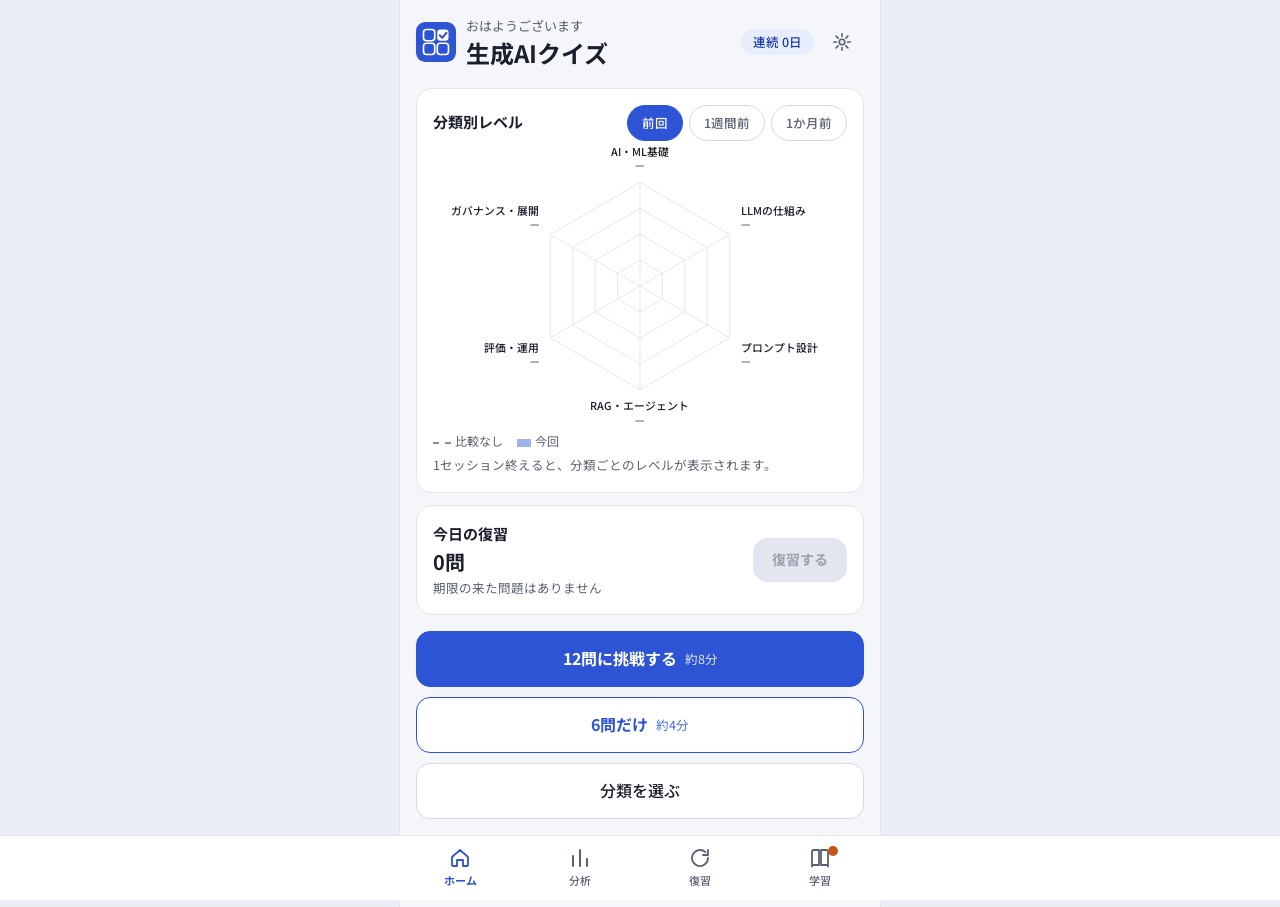
<file: index.html>
<!doctype html>
<html lang="ja">
<head>
<meta charset="utf-8">
<meta name="viewport" content="width=device-width, initial-scale=1, viewport-fit=cover">
<meta name="theme-color" content="#F5F6FA">
<meta name="apple-mobile-web-app-capable" content="yes">
<meta name="mobile-web-app-capable" content="yes">
<meta name="apple-mobile-web-app-title" content="生成AIクイズ">
<title>生成AIクイズ</title>
<link rel="manifest" href="manifest.webmanifest">
<link rel="icon" href="icons/icon-192.png">
<link rel="apple-touch-icon" href="icons/icon-192.png">
<link rel="preconnect" href="https://fonts.googleapis.com">
<link rel="preconnect" href="https://fonts.gstatic.com" crossorigin>
<link rel="stylesheet" href="https://fonts.googleapis.com/css2?family=Noto+Sans+JP:wght@400;500;700&display=swap">
<link rel="stylesheet" href="css/style.css">
</head>
<body>
<div id="app" class="app"><p style="padding:48px 0;text-align:center;color:#5a6072">読み込み中…</p></div>
<script src="js/data.js"></script>
<script src="js/logic.js"></script>
<script src="js/store.js"></script>
<script src="js/study.js"></script>
<script src="js/app.js"></script>
</body>
</html>
</file>
<file: css/style.css>
:root {
  --bg: #f5f6fa;
  --ink: #1b1e2b;
  --sub: #5a6072;
  --blue: #2e54d6;
  --blue-soft: #e8edfc;
  --blue-deep: #1f3da8;
  --orange: #c2571a;
  --orange-soft: #fceee5;
  --orange-deep: #9a4312;
  --line: #d5d9e3;
  --line-soft: #e3e6ee;
  --chip: #f0f2f7;
  --dash: #8a90a2;
  --card: #fff;
  --nav-h: 64px;
}
* { box-sizing: border-box; -webkit-tap-highlight-color: transparent; }
html { -webkit-text-size-adjust: 100%; }
body {
  margin: 0; background: var(--bg); color: var(--ink);
  font-family: "Noto Sans JP", "Hiragino Sans", "Yu Gothic UI", "Meiryo", sans-serif;
  font-size: 15px; line-height: 1.6; font-weight: 400;
}
button { font: inherit; color: inherit; cursor: pointer; }
:focus-visible { outline: 3px solid var(--blue); outline-offset: 2px; }
.app { max-width: 480px; margin: 0 auto; min-height: 100vh; min-height: 100dvh; padding: 0 16px calc(var(--nav-h) + 24px + env(safe-area-inset-bottom)); }
.app.no-nav { padding-bottom: calc(24px + env(safe-area-inset-bottom)); }
.sr { position: absolute; width: 1px; height: 1px; overflow: hidden; clip: rect(0 0 0 0); white-space: nowrap; }

h1, h2, h3, p { margin: 0; }
.top { display: flex; align-items: center; justify-content: space-between; padding: calc(16px + env(safe-area-inset-top)) 0 8px; }
.top .sub { color: var(--sub); font-size: 13px; }
.top h1 { font-size: 24px; font-weight: 700; line-height: 1.3; }
.icon-btn { width: 44px; height: 44px; border: 0; background: transparent; border-radius: 12px; display: grid; place-items: center; color: var(--sub); }
.icon-btn:active { background: var(--chip); }
.icon-btn svg { width: 22px; height: 22px; }

.chip { display: inline-flex; align-items: center; gap: 4px; background: var(--chip); color: var(--sub); border-radius: 999px; padding: 3px 12px; font-size: 12.5px; font-weight: 500; line-height: 1.6; border: 0; white-space: nowrap; }
.chip.blue { background: var(--blue-soft); color: var(--blue-deep); }
.chip.orange { background: var(--orange-soft); color: var(--orange-deep); }
button.chip { min-height: 36px; padding: 0 14px; border: 1px solid var(--line); background: var(--card); }
button.chip[aria-pressed="true"] { background: var(--blue); border-color: var(--blue); color: #fff; }

.card { background: var(--card); border-radius: 16px; padding: 16px; border: 1px solid var(--line-soft); margin-top: 12px; }
.card h2 { font-size: 15px; font-weight: 700; }
.card .head { display: flex; align-items: baseline; justify-content: space-between; gap: 8px; margin-bottom: 4px; }
.seg { display: flex; gap: 6px; flex-wrap: wrap; }
.legend { display: flex; gap: 14px; font-size: 12px; color: var(--sub); align-items: center; margin-top: 4px; }
.legend i { display: inline-block; width: 18px; height: 0; border-top: 2px dashed var(--dash); vertical-align: middle; margin-right: 4px; }
.legend i.now { border-top: 8px solid var(--blue); opacity: .45; height: 0; width: 14px; }

.radar { width: 100%; height: auto; display: block; }
.radar text { font-family: inherit; }

.btn { display: flex; align-items: center; justify-content: center; width: 100%; height: 56px; border-radius: 14px; border: 1.5px solid var(--blue); background: var(--card); color: var(--blue); font-size: 16px; font-weight: 700; }
.btn.primary { background: var(--blue); color: #fff; }
.btn.primary:active { background: var(--blue-deep); }
.btn.ghost { border-color: var(--line); color: var(--ink); font-weight: 500; }
.btn.small { height: 44px; font-size: 14px; width: auto; padding: 0 18px; }
.btn[disabled] { background: var(--line-soft); border-color: var(--line-soft); color: #9aa0b0; cursor: not-allowed; }
.btn.danger { border-color: var(--orange); color: var(--orange-deep); }
.stack { display: grid; gap: 10px; margin-top: 16px; }
.btn .sub { font-weight: 400; font-size: 12.5px; margin-left: 8px; opacity: .85; }

.review-card { display: flex; align-items: center; gap: 12px; }
.review-card .txt { flex: 1; min-width: 0; }
.review-card .big { font-size: 20px; font-weight: 700; }
.review-card .weak { font-size: 12.5px; color: var(--sub); overflow: hidden; text-overflow: ellipsis; white-space: nowrap; }

/* ナビ */
.nav { position: fixed; left: 0; right: 0; bottom: 0; background: var(--card); border-top: 1px solid var(--line-soft); padding-bottom: env(safe-area-inset-bottom); z-index: 10; }
.nav ul { list-style: none; margin: 0 auto; padding: 0; display: flex; max-width: 480px; }
.nav li { flex: 1; }
.nav a { display: flex; flex-direction: column; align-items: center; justify-content: center; gap: 2px; height: var(--nav-h); color: var(--sub); text-decoration: none; font-size: 11.5px; font-weight: 500; position: relative; }
.nav a svg { width: 24px; height: 24px; }
.nav a[aria-current="page"] { color: var(--blue); font-weight: 700; }
.nav .dot { position: absolute; top: 8px; left: calc(50% + 8px); background: var(--orange); color: #fff; font-size: 10.5px; min-width: 18px; height: 18px; border-radius: 9px; display: grid; place-items: center; padding: 0 4px; font-weight: 700; }

/* クイズ */
.qtop { display: flex; align-items: center; gap: 8px; padding: calc(10px + env(safe-area-inset-top)) 0 8px; }
.bar { flex: 1; height: 8px; background: var(--line-soft); border-radius: 4px; overflow: hidden; }
.bar > i { display: block; height: 100%; background: var(--blue); border-radius: 4px; transition: width .25s ease; }
.count { font-size: 14px; font-weight: 700; min-width: 54px; text-align: right; font-variant-numeric: tabular-nums; }
.chips { display: flex; flex-wrap: wrap; gap: 6px; margin: 8px 0 12px; }
.q { font-size: 18px; font-weight: 700; line-height: 1.7; margin-bottom: 16px; }
.q.small { font-size: 14.5px; font-weight: 500; color: var(--sub); line-height: 1.6; }
.choices { display: grid; gap: 10px; margin: 0; padding: 0; list-style: none; }
.choice { display: flex; align-items: flex-start; gap: 12px; width: 100%; min-height: 64px; text-align: left; background: var(--card); border: 1.5px solid var(--line); border-radius: 14px; padding: 12px 14px; font-size: 15px; line-height: 1.6; }
.choice .k { flex: none; width: 28px; height: 28px; border-radius: 50%; background: var(--chip); color: var(--sub); display: grid; place-items: center; font-weight: 700; font-size: 13px; margin-top: 1px; }
.choice .t { flex: 1; min-width: 0; padding-top: 2px; }
.choice[aria-checked="true"] { border-color: var(--blue); background: var(--blue-soft); }
.choice[aria-checked="true"] .k { background: var(--blue); color: #fff; }
.choice.correct { border-color: var(--blue); background: var(--blue-soft); }
.choice.correct .k { background: var(--blue); color: #fff; }
.choice.wrong { border-color: var(--orange); background: var(--orange-soft); }
.choice.wrong .k { background: var(--orange); color: #fff; }
.choice .tag { flex: none; font-size: 11.5px; font-weight: 700; padding: 1px 8px; border-radius: 999px; margin-top: 3px; background: var(--blue); color: #fff; }
.choice.wrong .tag { background: var(--orange); }
.choice[disabled] { cursor: default; }
.unsure { display: flex; align-items: center; gap: 10px; min-height: 48px; margin-top: 12px; font-size: 14px; color: var(--sub); }
.unsure input { width: 22px; height: 22px; accent-color: var(--blue); }
.footer { position: sticky; bottom: 0; padding: 12px 0 calc(8px + env(safe-area-inset-bottom)); background: linear-gradient(to top, var(--bg) 70%, rgba(245,246,250,0)); margin-top: 8px; }

.verdict { display: flex; align-items: center; gap: 10px; font-size: 20px; font-weight: 700; margin: 4px 0 12px; }
.verdict.ok { color: var(--blue-deep); }
.verdict.ng { color: var(--orange-deep); }
.verdict svg { width: 28px; height: 28px; flex: none; }
.expl p { font-size: 14.5px; line-height: 1.85; }
.expl .src { margin-top: 8px; font-size: 12px; color: var(--sub); }
.note { display: flex; gap: 8px; align-items: center; font-size: 13px; color: var(--blue-deep); background: var(--blue-soft); border-radius: 12px; padding: 10px 12px; margin-top: 12px; }

/* 結果 */
.score { text-align: center; padding: 8px 0 4px; }
.score .num { font-size: 56px; font-weight: 700; line-height: 1.1; letter-spacing: -0.02em; }
.score .num small { font-size: 22px; font-weight: 500; color: var(--sub); margin-left: 4px; }
.levelup { background: var(--blue-soft); border-color: #c5d1f6; }
.levelup.down { background: var(--orange-soft); border-color: #f0d3c1; }
.levelup .row { display: flex; align-items: center; gap: 8px; font-weight: 700; color: var(--blue-deep); }
.levelup.down .row { color: var(--orange-deep); }
table.t { width: 100%; border-collapse: collapse; font-size: 14px; }
table.t th, table.t td { text-align: left; padding: 9px 4px; border-bottom: 1px solid var(--line-soft); font-weight: 400; }
table.t th { color: var(--sub); font-size: 12px; }
table.t td.n { font-variant-numeric: tabular-nums; text-align: right; }
table.t th.n { text-align: right; }
table.t tr:last-child td { border-bottom: 0; }
.up { color: var(--blue); font-weight: 700; }
.down { color: var(--orange); font-weight: 700; }
.mark { font-weight: 700; letter-spacing: .1em; }
.mark.o { color: var(--blue); }
.mark.x { color: var(--orange); }

details.wrong { border-top: 1px solid var(--line-soft); padding: 10px 0; }
details.wrong:first-of-type { border-top: 0; }
details.wrong summary { cursor: pointer; font-size: 14px; font-weight: 500; list-style: none; min-height: 32px; }
details.wrong summary::-webkit-details-marker { display: none; }
details.wrong .body { margin-top: 8px; font-size: 14px; }
details.wrong .body .a { color: var(--blue-deep); font-weight: 500; margin-top: 6px; }
details.wrong .body .y { color: var(--orange-deep); }

/* 分析 */
.stats { display: grid; grid-template-columns: repeat(3, 1fr); gap: 8px; margin-top: 12px; }
.stat { background: var(--card); border: 1px solid var(--line-soft); border-radius: 14px; padding: 12px 8px; text-align: center; }
.stat b { display: block; font-size: 22px; font-weight: 700; line-height: 1.3; font-variant-numeric: tabular-nums; }
.stat span { font-size: 11.5px; color: var(--sub); }
.weak-row { padding: 8px 0; }
.weak-row .l { display: flex; justify-content: space-between; gap: 8px; font-size: 13.5px; }
.weak-row .l span:last-child { color: var(--sub); font-variant-numeric: tabular-nums; flex: none; }
.weak-row .b { height: 8px; border-radius: 4px; background: var(--line-soft); margin-top: 4px; overflow: hidden; }
.weak-row .b i { display: block; height: 100%; background: var(--orange); border-radius: 4px; }
.weak-row .c { font-size: 11.5px; color: var(--sub); }
.empty { color: var(--sub); font-size: 14px; padding: 16px 0 8px; text-align: center; }
.chart { width: 100%; height: auto; display: block; margin-top: 8px; }

/* リスト */
.list { list-style: none; margin: 0; padding: 0; }
.list li { display: flex; align-items: center; justify-content: space-between; gap: 8px; padding: 12px 0; border-bottom: 1px solid var(--line-soft); font-size: 14.5px; }
.list li:last-child { border-bottom: 0; }
.list button.row { all: unset; display: flex; align-items: center; justify-content: space-between; width: 100%; gap: 8px; min-height: 48px; cursor: pointer; }
.list button.row:focus-visible { outline: 3px solid var(--blue); outline-offset: 2px; border-radius: 8px; }
.switch { display: flex; align-items: center; justify-content: space-between; gap: 12px; min-height: 48px; font-size: 14.5px; }
.switch input { width: 24px; height: 24px; accent-color: var(--blue); flex: none; }
.hint { font-size: 12.5px; color: var(--sub); line-height: 1.7; margin-top: 4px; }
.lv { font-weight: 700; color: var(--blue-deep); font-variant-numeric: tabular-nums; }
.lv.judge { color: var(--sub); font-weight: 500; }

/* ダイアログ */
.modal { position: fixed; inset: 0; background: rgba(27,30,43,.45); display: grid; place-items: center; padding: 24px; z-index: 50; }
.modal .box { background: var(--card); border-radius: 18px; padding: 20px; width: 100%; max-width: 360px; }
.modal p { font-size: 15px; line-height: 1.7; margin-bottom: 16px; }
.modal .acts { display: grid; gap: 8px; }
.toast { position: fixed; left: 50%; transform: translateX(-50%); bottom: calc(var(--nav-h) + 16px + env(safe-area-inset-bottom)); background: var(--ink); color: #fff; padding: 10px 16px; border-radius: 12px; font-size: 13.5px; z-index: 60; max-width: calc(100% - 32px); }

@media (min-width: 520px) {
  body { background: #eceef5; }
  .app { background: var(--bg); box-shadow: 0 0 0 1px var(--line-soft); }
}
@media (prefers-reduced-motion: reduce) {
  * { transition: none !important; animation: none !important; scroll-behavior: auto !important; }
}
@media (prefers-contrast: more) {
  :root { --line: #8a90a2; --sub: #3c4152; }
}

/* 案A：ロゴ・下から出る解説パネル・結果の円 */
.brand { display: flex; align-items: center; gap: 10px; min-width: 0; }
.brand .logo { width: 40px; height: 40px; flex: none; }
.app.has-sheet { padding-bottom: 340px; }
.sheet { position: fixed; left: 50%; transform: translateX(-50%); bottom: 0; width: 100%; max-width: 480px; z-index: 20; background: var(--blue-soft); border-top: 2px solid var(--blue); border-radius: 20px 20px 0 0; padding: 14px 16px calc(14px + env(safe-area-inset-bottom)); box-shadow: 0 -6px 20px rgba(27, 30, 43, .08); }
.sheet.ng { background: var(--orange-soft); border-color: var(--orange); }
.sheet .verdict { margin: 0 0 6px; font-size: 18px; }
.sheet-body { max-height: 32vh; overflow-y: auto; margin-bottom: 12px; }
.sheet-body .note { background: rgba(255, 255, 255, .7); }
.sheet.ng .sheet-body .note { color: var(--orange-deep); }
.sheet .btn.primary { background: var(--blue); }
.sheet.ng .btn.primary { background: var(--orange); }
.score .disc { width: 148px; height: 148px; border-radius: 50%; background: var(--blue-soft); margin: 4px auto; display: flex; flex-direction: column; align-items: center; justify-content: center; }
.score .disc .num { font-size: 52px; color: var(--blue); }
.score .disc .hint { margin-top: 0; }
@media (prefers-reduced-motion: no-preference) { .sheet { animation: rise .22s ease-out; } @keyframes rise { from { transform: translate(-50%, 24px); opacity: 0; } } }

/* 学習タブ */
.nav .dot.new { min-width: 10px; width: 10px; height: 10px; padding: 0; top: 10px; }
.study-card { display: block; color: inherit; text-decoration: none; }
.study-card.study-new { border-color: #c5d1f6; background: var(--blue-soft); }
.study-head { display: flex; justify-content: space-between; align-items: center; gap: 8px; }
.study-title { margin-top: 6px; font-size: 16px; line-height: 1.5; }
.study-meta { display: flex; flex-wrap: wrap; gap: 4px 14px; margin-top: 6px; font-size: 12.5px; color: var(--sub); }
.study-sub { font-size: 13px; margin: 18px 0 0; color: var(--sub); font-weight: 700; }
.weak-mini .l { display: flex; justify-content: space-between; gap: 8px; font-size: 14px; font-weight: 500; }
.weak-mini .b { height: 7px; border-radius: 4px; background: var(--line-soft); margin: 6px 0; overflow: hidden; }
.weak-mini .b i { display: block; height: 100%; background: var(--orange); border-radius: 4px; }
.nav a { font-size: 11px; }
.sm { font-size: 12px; color: var(--sub); }
.study-new .chip.blue { background: #fff; }

/* 読む画面 */
body.reading { overflow: hidden; }
.reader { position: fixed; inset: 0; z-index: 30; display: flex; flex-direction: column; background: var(--rbg); color: var(--rink); --rbg: #fff; --rink: #1b1e2b; --rsub: #5a6072; --rline: #e3e6ee; --rcal: #e8edfc; --rcalt: #1b1e2b; --rwarn: #fceee5; }
.reader.theme-paper { --rbg: #f6efe0; --rink: #2b2418; --rsub: #6e6250; --rline: #e2d6bc; --rcal: #ede3cb; --rcalt: #2b2418; --rwarn: #f3dfc9; }
.reader.theme-dark { --rbg: #14161f; --rink: #e6e8f0; --rsub: #9aa0b8; --rline: #2b3045; --rcal: #1b2447; --rcalt: #e6e8f0; --rwarn: #3a2418; }
.reader .r-top, .reader .r-bar, .reader .r-art { width: 100%; max-width: 560px; margin: 0 auto; }
.r-top { display: flex; align-items: center; gap: 10px; padding: calc(8px + env(safe-area-inset-top)) 14px 6px; }
.r-x, .r-aa, .r-toc { min-width: 44px; min-height: 44px; border: 0; background: transparent; color: var(--rsub); display: inline-grid; place-items: center; font-weight: 700; font-size: 16px; text-decoration: none; border-radius: 12px; }
.r-prog { flex: 1; height: 5px; border-radius: 3px; background: var(--rline); overflow: hidden; }
.r-prog i { display: block; height: 100%; background: var(--blue); width: 0; transition: width .2s ease; }
.reader.theme-dark .r-prog i { background: #6f8cf0; }
.r-body { flex: 1; overflow-y: auto; -webkit-overflow-scrolling: touch; }
.r-art { padding: 8px 20px 40px; --fs: 18px; }
.size-s .r-art { --fs: 16px; } .size-l .r-art { --fs: 20px; } .size-xl .r-art { --fs: 23px; }
.r-art { font-size: var(--fs); line-height: 1.95; }
.font-mincho .r-art { font-family: "Noto Serif JP", "Hiragino Mincho ProN", "Yu Mincho", serif; }
.r-art h1 { font-size: 1.3em; line-height: 1.5; margin: 10px 0 6px; }
.r-art h2 { font-size: 1.12em; line-height: 1.6; margin: 22px 0 8px; }
.r-art p { margin: 0 0 12px; }
.r-lead { color: var(--rsub); font-size: .8em; }
.r-list { margin: 0 0 12px; padding-left: 1.4em; }
.r-list li { margin-bottom: 4px; }
.reader .callout { border-left: 4px solid var(--blue); background: var(--rcal); border-radius: 0 12px 12px 0; padding: 10px 14px; margin: 14px 0; }
.reader .callout.warn { border-color: var(--orange); background: var(--rwarn); }
.reader .callout b { display: block; font-size: .78em; margin-bottom: 2px; color: var(--blue-deep); }
.reader.theme-dark .callout b { color: #9fb2ff; }
.reader .callout.warn b { color: var(--orange-deep); }
.reader.theme-dark .callout.warn b { color: #ffb184; }
.reader .callout p { margin: 0; font-size: .9em; line-height: 1.85; color: var(--rcalt); }
.tbl-wrap { overflow-x: auto; margin: 10px 0 14px; -webkit-overflow-scrolling: touch; }
.r-tbl { border-collapse: collapse; font-size: .82em; line-height: 1.6; min-width: 100%; }
.r-tbl th, .r-tbl td { border: 1px solid var(--rline); padding: 6px 9px; text-align: left; vertical-align: top; min-width: 7em; }
.r-tbl th { background: rgba(120, 130, 160, .14); }
.r-fig { margin: 12px 0; } .r-fig svg { width: 100%; height: auto; display: block; }
.reader.theme-dark .r-fig svg { background: #f5f6fa; border-radius: 12px; }
.r-check { margin: 26px 0 8px; padding: 14px; border: 1.5px solid var(--blue); border-radius: 14px; }
.r-check p { font-size: .88em; color: var(--rsub); }
.r-bar { display: flex; align-items: center; justify-content: space-between; gap: 8px; padding: 6px 14px calc(10px + env(safe-area-inset-bottom)); border-top: 1px solid var(--rline); color: var(--rsub); font-size: 13px; }
.r-count { font-variant-numeric: tabular-nums; }
.r-next { min-height: 44px; padding: 0 20px; border: 0; border-radius: 12px; background: var(--blue); color: #fff; font-weight: 700; font-size: 14px; }
.r-dim { position: absolute; inset: 0; background: rgba(20, 22, 31, .45); z-index: 2; }
.r-sheet { position: absolute; left: 0; right: 0; bottom: 0; z-index: 3; max-height: 80%; overflow-y: auto; background: #fff; color: #1b1e2b; border-radius: 20px 20px 0 0; padding: 12px 18px calc(18px + env(safe-area-inset-bottom)); max-width: 560px; margin: 0 auto; }
.reader.theme-dark .r-sheet { background: #1d2030; color: #ecf0f6; }
.r-sheet .grab { width: 36px; height: 4px; border-radius: 2px; background: #d5d9e3; margin: 0 auto 12px; }
.r-sheet-title { font-size: 16px; }
.r-sheet-sub { font-size: 12.5px; color: var(--rsub); margin: 12px 0 6px; }
.seg-row { display: flex; gap: 8px; }
.seg-btn { flex: 1; min-height: 44px; border: 1.5px solid var(--line); border-radius: 12px; background: transparent; color: inherit; font-size: 14px; }
.seg-btn[aria-checked="true"] { border-color: var(--blue); background: var(--blue-soft); color: var(--blue-deep); font-weight: 700; }
.reader.theme-dark .seg-btn[aria-checked="true"] { background: #1b2447; color: #9fb2ff; border-color: #6f8cf0; }
.r-tocl { list-style: none; margin: 6px 0 0; padding: 0; }
.r-tocl button { all: unset; box-sizing: border-box; display: flex; justify-content: space-between; gap: 8px; width: 100%; min-height: 48px; align-items: center; border-bottom: 1px solid var(--line); font-size: 14.5px; cursor: pointer; }
.r-tocl button.now { color: var(--blue); font-weight: 700; }
.r-tocl button:focus-visible { outline: 3px solid var(--blue); outline-offset: 2px; border-radius: 6px; }
.r-tocl button .sm { flex: none; white-space: nowrap; }
</file>
